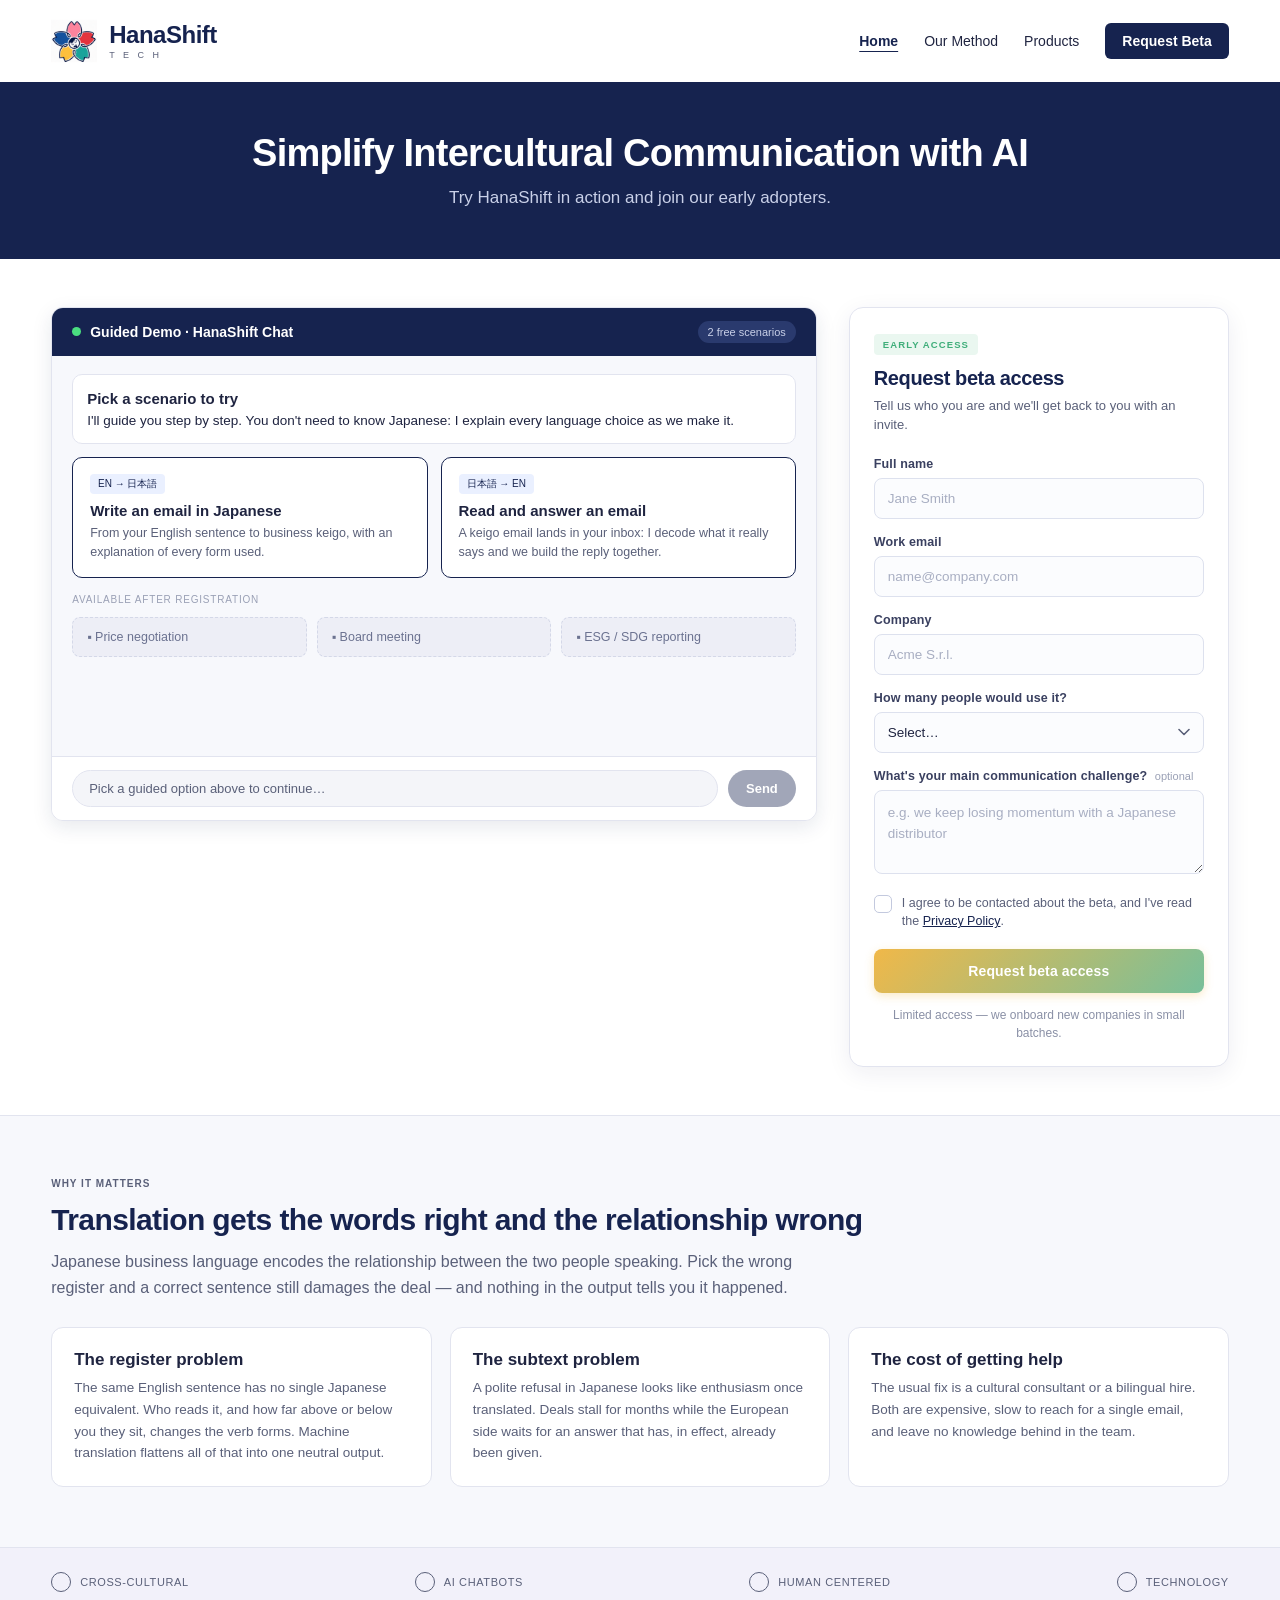
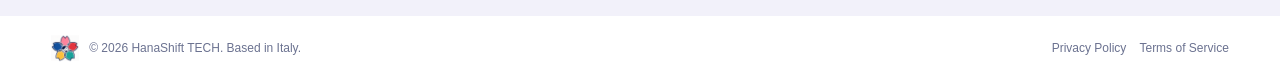
<file: index.html>
<!DOCTYPE html>
<html lang="en">
<head>
<meta charset="utf-8">
<meta name="viewport" content="width=device-width, initial-scale=1">
<title>HanaShift Tech — Cross-cultural communication between Europe and Japan</title>
<meta name="description" content="An AI assistant that writes and reads Japanese business communication in the right register, and explains every choice as it makes it.">
<link rel="icon" href="assets/favicon.ico" sizes="any">
<link rel="icon" href="assets/favicon-32.png" type="image/png" sizes="32x32">
<link rel="icon" href="assets/favicon-16.png" type="image/png" sizes="16x16">
<link rel="apple-touch-icon" href="assets/apple-touch-icon.png">
<link rel="manifest" href="site.webmanifest">
<meta name="theme-color" content="#16234F">
<link rel="stylesheet" href="assets/styles.css">
</head>
<body>

<div class="wrap">
  <nav>
    <a class="brand" href="index.html">
      <img class="mark" src="assets/mark.png" alt="" width="46" height="46">
      <div class="wordmark"><strong>HanaShift</strong><em>T E C H</em></div>
    </a>
    <div class="navlinks">
      <a href="index.html" aria-current="page">Home</a>
      <a href="method.html">Our Method</a>
      <a href="products.html">Products</a>
      <a href="#form" class="navcta">Request Beta</a>
    </div>
  </nav>
</div>

<div class="hero">
  <div class="wrap">
    <h1>Simplify Intercultural Communication with AI</h1>
    <p>Try HanaShift in action and join our early adopters.</p>
  </div>
</div>

<div class="wrap">
  <div class="cols">

    <section class="demo">
      <div class="demohead">
        <div class="t"><span class="live"></span> Guided Demo &middot; HanaShift Chat</div>
        <div class="counter">2 free scenarios</div>
      </div>
      <div class="stage" id="stage" aria-live="polite"></div>
      <div class="bar">
        <input id="fakeinput" disabled value="Pick a guided option above to continue…" aria-label="Message field, disabled during the demo">
        <button disabled>Send</button>
      </div>
    </section>

    <aside class="form" id="form">
      <div class="form-head">
        <span class="badge">EARLY ACCESS</span>
        <h2>Request beta access</h2>
        <p>Tell us who you are and we'll get back to you with an invite.</p>
      </div>

      <div class="field">
        <label for="n">Full name</label>
        <input id="n" placeholder="Jane Smith" autocomplete="name">
      </div>

      <div class="field">
        <label for="e">Work email</label>
        <input id="e" type="email" placeholder="name@company.com" autocomplete="email">
      </div>
      <div class="field">
        <label for="co">Company</label>
        <input id="co" placeholder="Acme S.r.l." autocomplete="organization">
      </div>

      <div class="field">
        <label for="seats">How many people would use it?</label>
        <select id="seats">
          <option value="">Select…</option>
          <option>1–5</option>
          <option>6–20</option>
          <option>21–100</option>
          <option>More than 100</option>
        </select>
      </div>

      <div class="field">
        <label for="c">What's your main communication challenge? <span class="opt-tag">optional</span></label>
        <textarea id="c" placeholder="e.g. we keep losing momentum with a Japanese distributor"></textarea>
      </div>

      <div class="hp" aria-hidden="true">
        <label for="hp_website">Website (leave empty)</label>
        <input id="hp_website" type="text" tabindex="-1" autocomplete="off">
      </div>

      <label class="consent" for="consent">
        <input type="checkbox" id="consent">
        <span class="box" aria-hidden="true"></span>
        <span>I agree to be contacted about the beta, and I've read the
          <a href="privacy.html">Privacy Policy</a>.</span>
      </label>

      <button class="gold" type="button" id="submit">Request beta access</button>
      <p class="fine">Limited access — we onboard new companies in small batches.</p>
    </aside>

  </div>
</div>

<div class="section alt">
  <div class="wrap">
    <p class="eyebrow">WHY IT MATTERS</p>
    <h2>Translation gets the words right and the relationship wrong</h2>
    <p class="lede">Japanese business language encodes the relationship between the two people speaking. Pick the wrong
      register and a correct sentence still damages the deal — and nothing in the output tells you it happened.</p>
    <div class="grid g3">
      <div class="tile">
        <h3>The register problem</h3>
        <p>The same English sentence has no single Japanese equivalent. Who reads it, and how far above or below you they
          sit, changes the verb forms. Machine translation flattens all of that into one neutral output.</p>
      </div>
      <div class="tile">
        <h3>The subtext problem</h3>
        <p>A polite refusal in Japanese looks like enthusiasm once translated. Deals stall for months while the European
          side waits for an answer that has, in effect, already been given.</p>
      </div>
      <div class="tile">
        <h3>The cost of getting help</h3>
        <p>The usual fix is a cultural consultant or a bilingual hire. Both are expensive, slow to reach for a single
          email, and leave no knowledge behind in the team.</p>
      </div>
    </div>
  </div>
</div>

<div class="strip">
  <div class="wrap">
    <div><i></i>CROSS-CULTURAL</div><div><i></i>AI CHATBOTS</div>
    <div><i></i>HUMAN CENTERED</div><div><i></i>TECHNOLOGY</div>
  </div>
</div>

<div class="wrap"><footer>
  <span class="flogo"><img src="assets/mark.png" alt=""> &copy; 2026 HanaShift TECH. Based in Italy.</span>
  <span><a href="privacy.html">Privacy Policy</a> &nbsp;&nbsp; <a href="terms.html">Terms of Service</a></span>
</footer></div>

<script src="assets/demo.js"></script>
<script>

const FORM_ENDPOINT = 'https://script.google.com/macros/s/AKfycbyyRyc6ujHx_OUegokKpyKIpXwE2NkzuU6CmTwWmoHFrar3cj2KbCZhE4tIMyyn8IKR/exec';

const btn = document.getElementById('submit');
const fine = document.querySelector('.fine');
const DEFAULT_FINE = fine.textContent;

function say(msg, kind) {
  fine.textContent = msg;
  fine.className = 'fine' + (kind ? ' ' + kind : '');
}
function reset(msg) { say(msg || DEFAULT_FINE); }
function mark(id, bad) {
  const el = document.getElementById(id);
  if (el) el.classList.toggle('invalid', !!bad);
}
function val(id) { const el = document.getElementById(id); return el ? el.value.trim() : ''; }

['n', 'e', 'c', 'co', 'seats'].forEach(id => {
  const el = document.getElementById(id);
  if (el) el.addEventListener('input', () => { mark(id, false); if (fine.classList.contains('err')) reset(); });
});

btn.addEventListener('click', async function () {
  const name = val('n');
  const email = val('e');
  const message = val('c');
  const company = val('co');      
  const seats = val('seats');     
  const website = val('hp_website');
  const consent = document.getElementById('consent').checked;

  mark('n', false); mark('e', false);

  if (!name) { mark('n', true); document.getElementById('n').focus(); return say('Please tell us your name.', 'err'); }
  if (!email || !/^[^@\s]+@[^@\s]+\.[^@\s]+$/.test(email)) {
    mark('e', true); document.getElementById('e').focus();
    return say('That email address doesn\'t look right.', 'err');
  }
  if (!consent) return say('Please tick the consent box so we can contact you.', 'err');

  if (!FORM_ENDPOINT) return say('Demo mode: no endpoint configured yet (see FORM_ENDPOINT in index.html).', 'err');

  btn.disabled = true;
  btn.textContent = 'Sending…';
  say('Sending your request…');

  try {
    const res = await fetch(FORM_ENDPOINT, {
      method: 'POST',
      headers: { 'Content-Type': 'text/plain;charset=utf-8' },
      body: JSON.stringify({ name, email, company, seats, message, website, page: location.href })
    });
    const out = await res.json();
    if (!out.ok) throw new Error(out.error || 'rejected');

    btn.textContent = 'Request received';
    say('Thanks — we\'ll be in touch shortly.', 'ok');
  } catch (err) {
    btn.disabled = false;
    btn.textContent = 'Request beta access';
    say('Something went wrong. Please email us directly instead.', 'err');
    setTimeout(reset, 6000);
  }
});
</script>
</body>
</html>
</file>
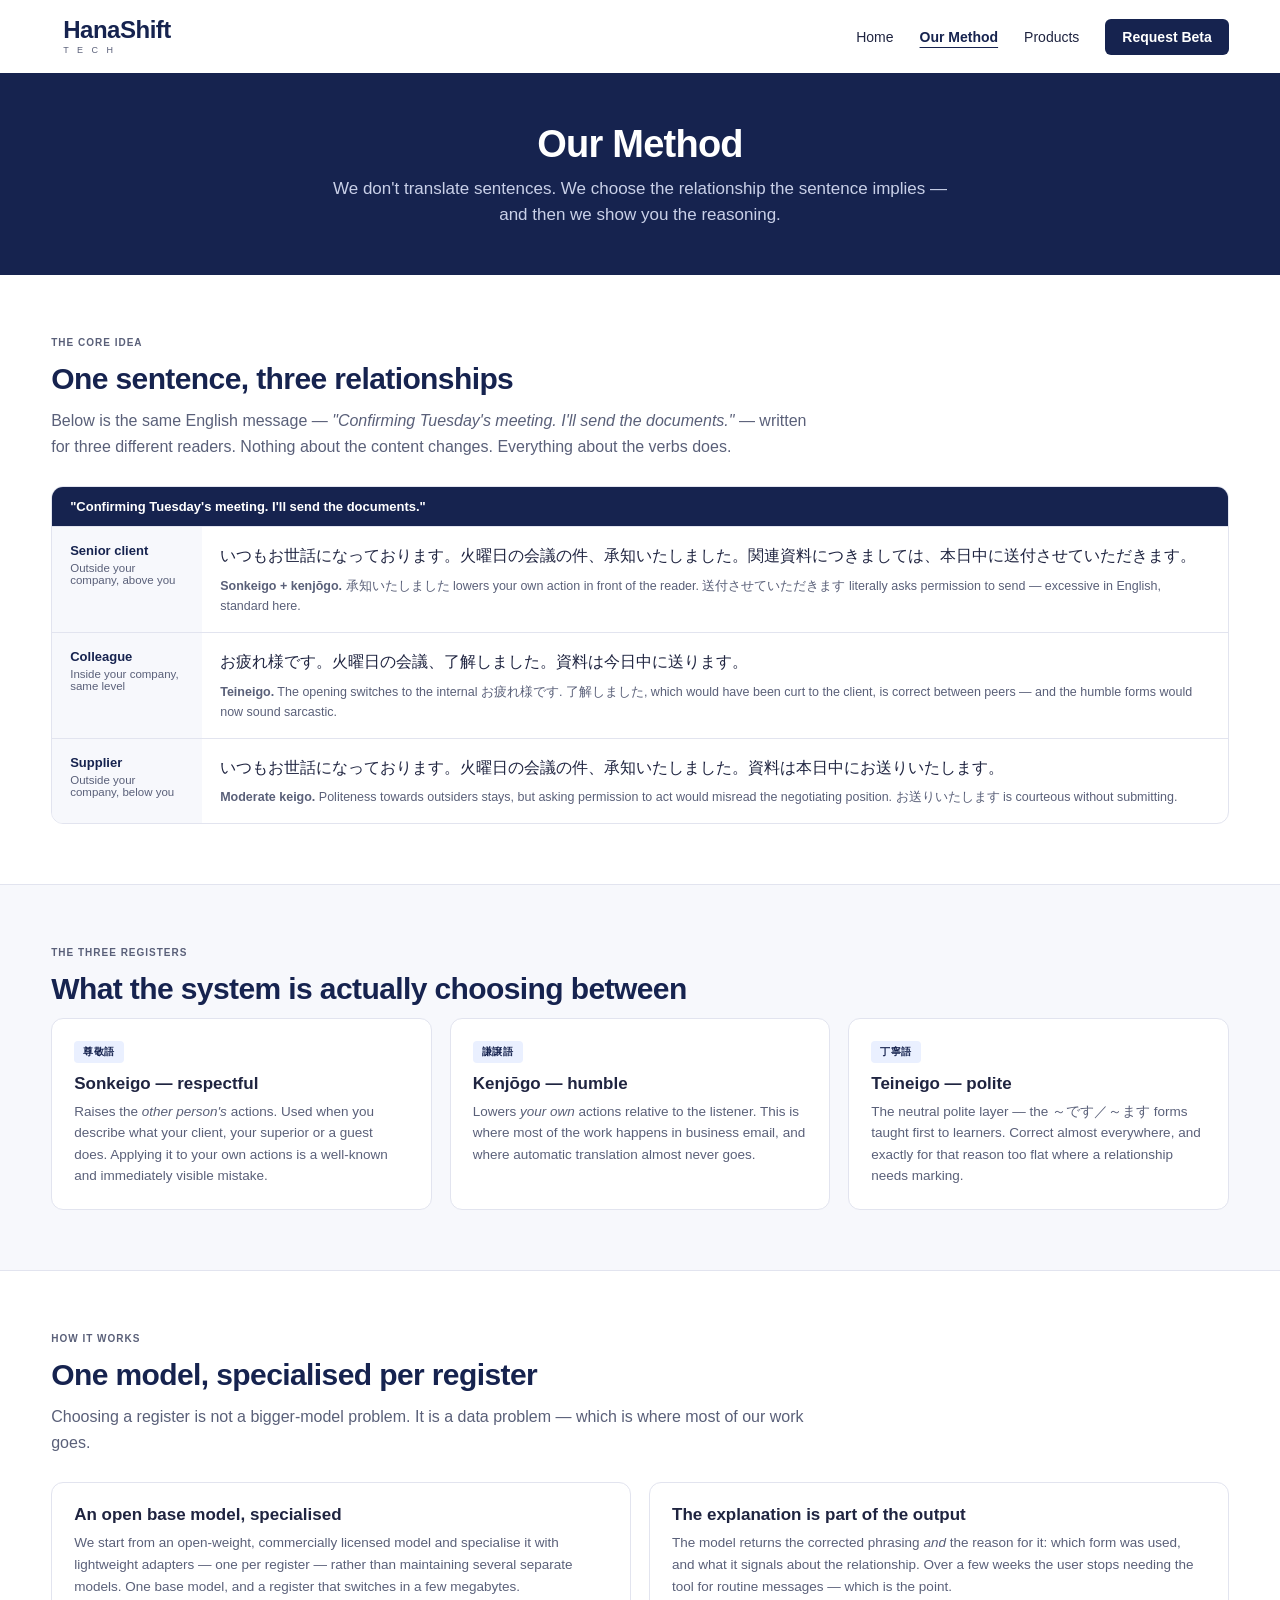
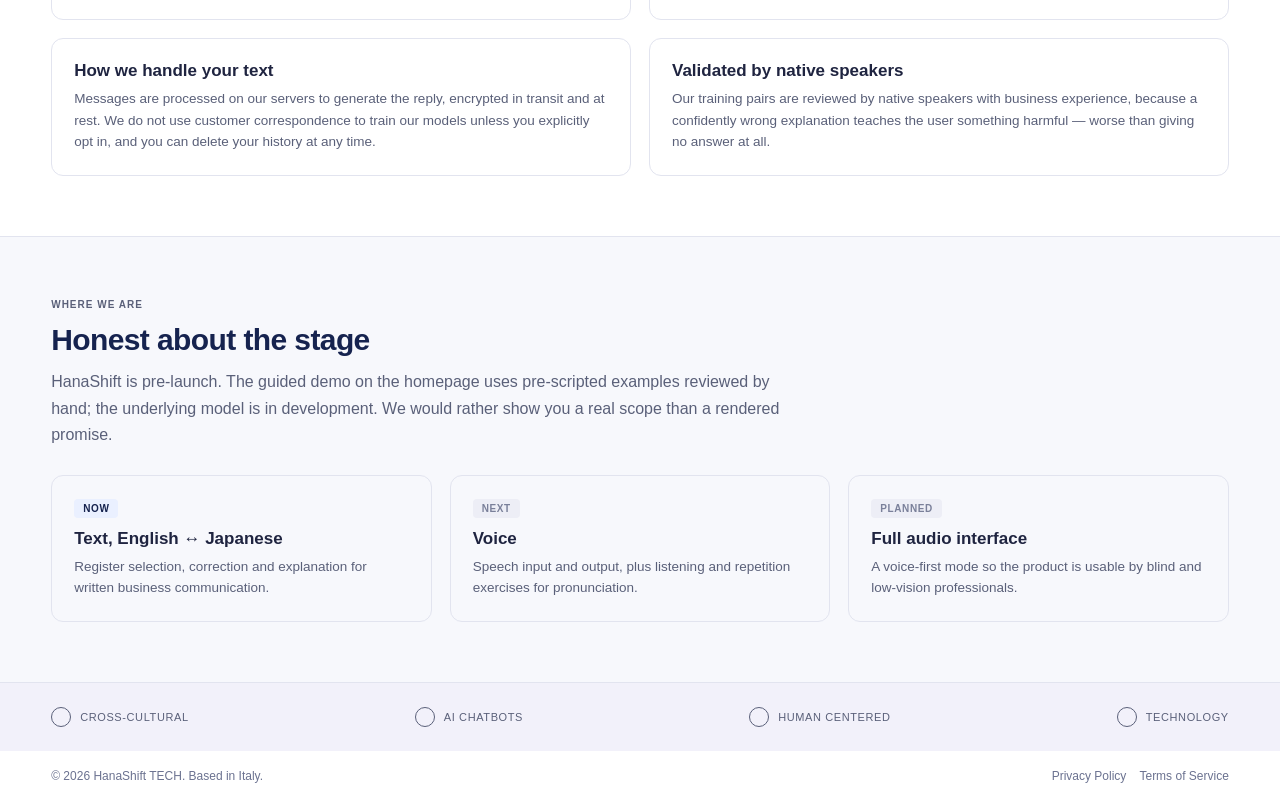
<file: method.html>
<!DOCTYPE html>
<html lang="en">
<head>
<meta charset="utf-8">
<meta name="viewport" content="width=device-width, initial-scale=1">
<title>Our Method — HanaShift Tech</title>
<meta name="description" content="How HanaShift picks a Japanese register and explains every choice it makes.">
<link rel="stylesheet" href="assets/styles.css">
</head>
<body>

<div class="wrap">
  <nav>
    <a class="brand" href="index.html">
      <div class="petals">
        <span style="background:#E8577F"></span><span style="background:#3B6FD4"></span>
        <span style="background:#3FAE7A"></span><span style="background:#F0B849"></span>
        <span style="background:#D94F4F"></span>
      </div>
      <div class="wordmark"><strong>HanaShift</strong><em>T E C H</em></div>
    </a>
    <div class="navlinks">
      <a href="index.html">Home</a>
      <a href="method.html" aria-current="page">Our Method</a>
      <a href="products.html">Products</a>
      <a href="index.html#form" class="navcta">Request Beta</a>
    </div>
  </nav>
</div>

<div class="hero">
  <div class="wrap">
    <h1>Our Method</h1>
    <p>We don't translate sentences. We choose the relationship the sentence implies — and then we show you the reasoning.</p>
  </div>
</div>

<div class="section">
  <div class="wrap">
    <p class="eyebrow">THE CORE IDEA</p>
    <h2>One sentence, three relationships</h2>
    <p class="lede">Below is the same English message — <em>"Confirming Tuesday's meeting. I'll send the documents."</em> —
      written for three different readers. Nothing about the content changes. Everything about the verbs does.</p>

    <div class="reg">
      <div class="head">"Confirming Tuesday's meeting. I'll send the documents."</div>

      <div class="rowx">
        <div class="who">Senior client<small>Outside your company, above you</small></div>
        <div class="say">
          <div class="jp">いつもお世話になっております。火曜日の会議の件、承知いたしました。関連資料につきましては、本日中に送付させていただきます。</div>
          <p><strong>Sonkeigo + kenjōgo.</strong> 承知いたしました lowers your own action in front of the reader.
            送付させていただきます literally asks permission to send — excessive in English, standard here.</p>
        </div>
      </div>

      <div class="rowx">
        <div class="who">Colleague<small>Inside your company, same level</small></div>
        <div class="say">
          <div class="jp">お疲れ様です。火曜日の会議、了解しました。資料は今日中に送ります。</div>
          <p><strong>Teineigo.</strong> The opening switches to the internal お疲れ様です. 了解しました, which would have
            been curt to the client, is correct between peers — and the humble forms would now sound sarcastic.</p>
        </div>
      </div>

      <div class="rowx">
        <div class="who">Supplier<small>Outside your company, below you</small></div>
        <div class="say">
          <div class="jp">いつもお世話になっております。火曜日の会議の件、承知いたしました。資料は本日中にお送りいたします。</div>
          <p><strong>Moderate keigo.</strong> Politeness towards outsiders stays, but asking permission to act would
            misread the negotiating position. お送りいたします is courteous without submitting.</p>
        </div>
      </div>
    </div>
  </div>
</div>

<div class="section alt">
  <div class="wrap">
    <p class="eyebrow">THE THREE REGISTERS</p>
    <h2>What the system is actually choosing between</h2>
    <div class="grid g3">
      <div class="tile">
        <span class="tag">尊敬語</span>
        <h3>Sonkeigo — respectful</h3>
        <p>Raises the <em>other person's</em> actions. Used when you describe what your client, your superior or a guest
          does. Applying it to your own actions is a well-known and immediately visible mistake.</p>
      </div>
      <div class="tile">
        <span class="tag">謙譲語</span>
        <h3>Kenjōgo — humble</h3>
        <p>Lowers <em>your own</em> actions relative to the listener. This is where most of the work happens in business
          email, and where automatic translation almost never goes.</p>
      </div>
      <div class="tile">
        <span class="tag">丁寧語</span>
        <h3>Teineigo — polite</h3>
        <p>The neutral polite layer — the ～です／～ます forms taught first to learners. Correct almost everywhere, and
          exactly for that reason too flat where a relationship needs marking.</p>
      </div>
    </div>
  </div>
</div>

<div class="section">
  <div class="wrap">
    <p class="eyebrow">HOW IT WORKS</p>
    <h2>One model, specialised per register</h2>
    <p class="lede">Choosing a register is not a bigger-model problem. It is a data problem — which is where most of our
      work goes.</p>
    <div class="grid g2">
      <div class="tile">
        <h3>An open base model, specialised</h3>
        <p>We start from an open-weight, commercially licensed model and specialise it with lightweight adapters — one
          per register — rather than maintaining several separate models. One base model, and a register that switches
          in a few megabytes.</p>
      </div>
      <div class="tile">
        <h3>The explanation is part of the output</h3>
        <p>The model returns the corrected phrasing <em>and</em> the reason for it: which form was used, and what it
          signals about the relationship. Over a few weeks the user stops needing the tool for routine messages — which
          is the point.</p>
      </div>
      <div class="tile">
        <h3>How we handle your text</h3>
        <p>Messages are processed on our servers to generate the reply, encrypted in transit and at rest. We do not use
          customer correspondence to train our models unless you explicitly opt in, and you can delete your history at
          any time.</p>
      </div>
      <div class="tile">
        <h3>Validated by native speakers</h3>
        <p>Our training pairs are reviewed by native speakers with business experience, because a confidently wrong
          explanation teaches the user something harmful — worse than giving no answer at all.</p>
      </div>
    </div>
  </div>
</div>

<div class="section alt">
  <div class="wrap">
    <p class="eyebrow">WHERE WE ARE</p>
    <h2>Honest about the stage</h2>
    <p class="lede">HanaShift is pre-launch. The guided demo on the homepage uses pre-scripted examples reviewed by hand;
      the underlying model is in development. We would rather show you a real scope than a rendered promise.</p>
    <div class="grid g3">
      <div class="tile alt"><span class="tag">NOW</span><h3>Text, English &harr; Japanese</h3>
        <p>Register selection, correction and explanation for written business communication.</p></div>
      <div class="tile alt"><span class="tag soon">NEXT</span><h3>Voice</h3>
        <p>Speech input and output, plus listening and repetition exercises for pronunciation.</p></div>
      <div class="tile alt"><span class="tag soon">PLANNED</span><h3>Full audio interface</h3>
        <p>A voice-first mode so the product is usable by blind and low-vision professionals.</p></div>
    </div>
  </div>
</div>

<div class="strip">
  <div class="wrap">
    <div><i></i>CROSS-CULTURAL</div><div><i></i>AI CHATBOTS</div>
    <div><i></i>HUMAN CENTERED</div><div><i></i>TECHNOLOGY</div>
  </div>
</div>

<div class="wrap"><footer>
  <span>&copy; 2026 HanaShift TECH. Based in Italy.</span>
  <span><a href="privacy.html">Privacy Policy</a> &nbsp;&nbsp; <a href="terms.html">Terms of Service</a></span>
</footer></div>

</body>
</html>
</file>
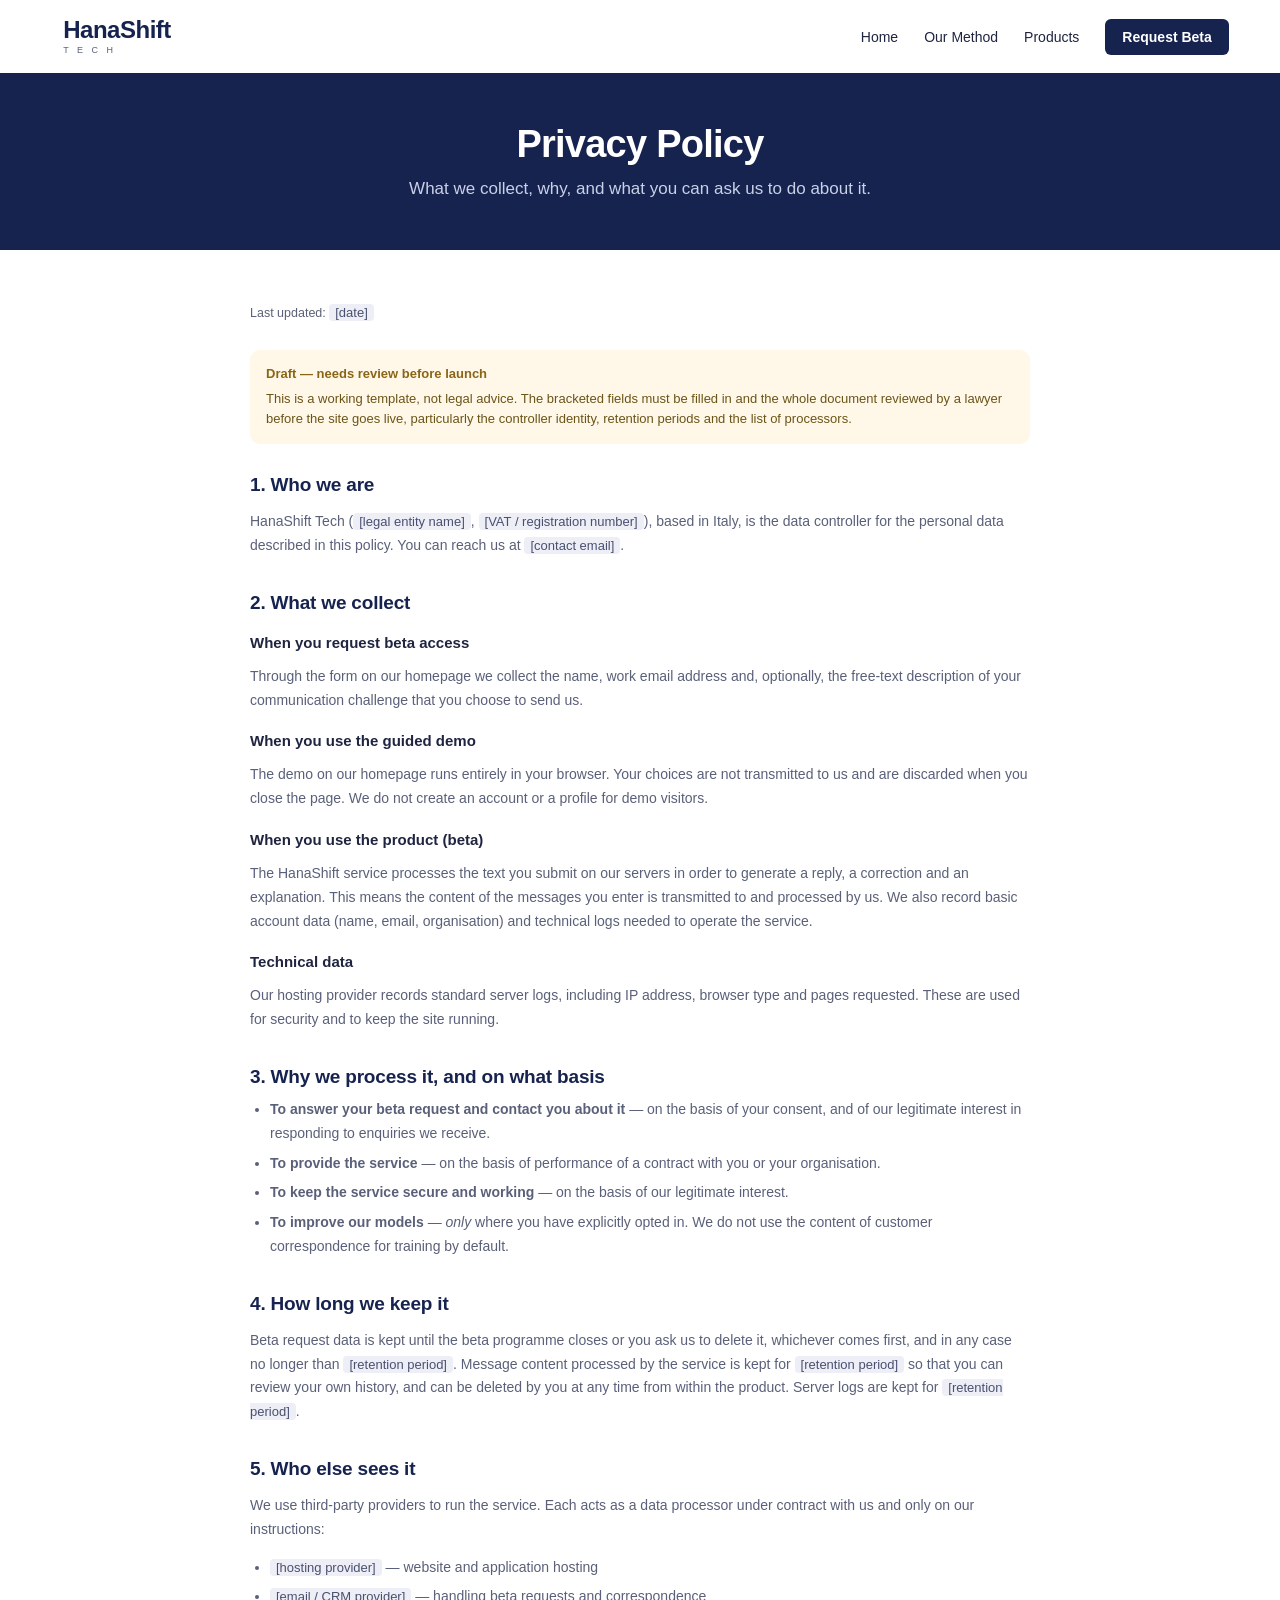
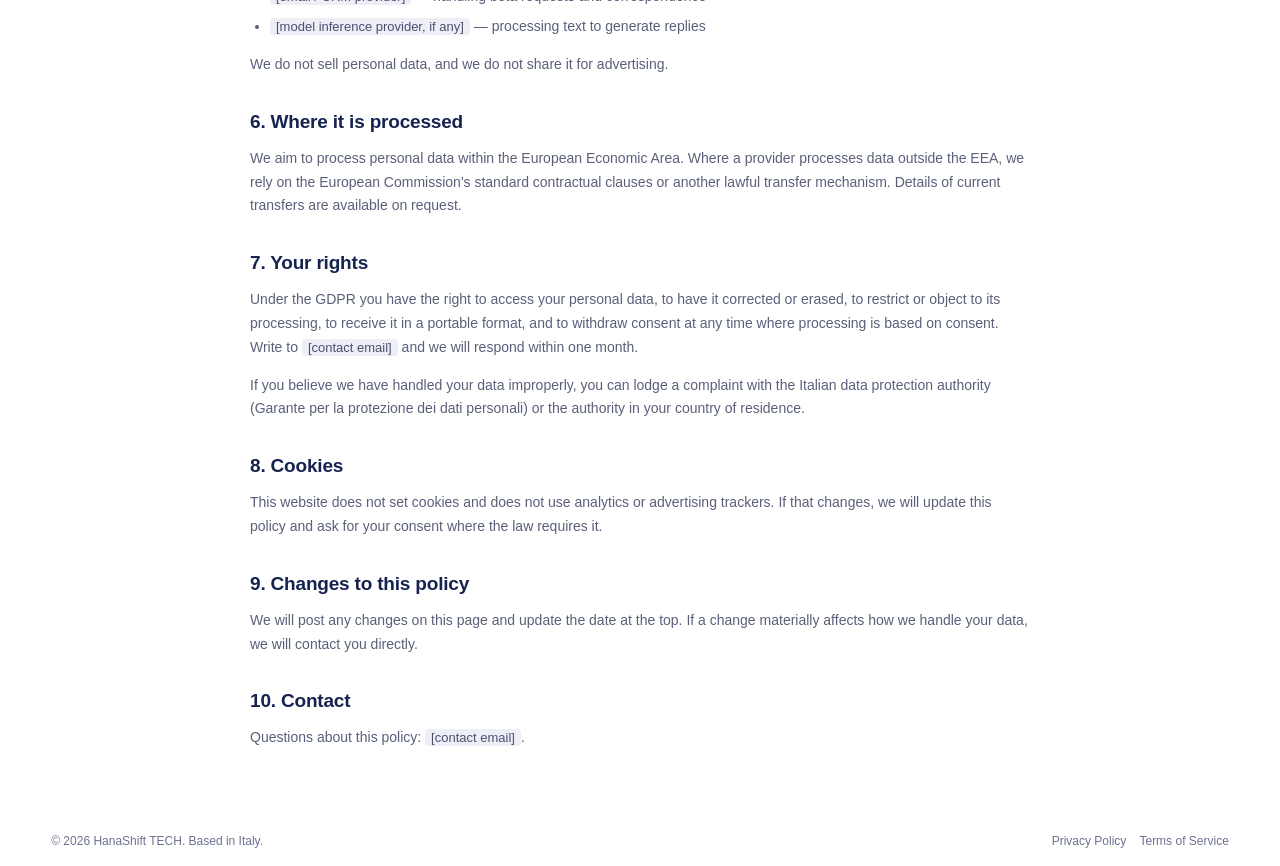
<file: privacy.html>
<!DOCTYPE html>
<html lang="en">
<head>
<meta charset="utf-8">
<meta name="viewport" content="width=device-width, initial-scale=1">
<title>Privacy Policy — HanaShift Tech</title>
<meta name="robots" content="noindex">
<link rel="stylesheet" href="assets/styles.css">
</head>
<body>

<div class="wrap">
  <nav>
    <a class="brand" href="index.html">
      <div class="petals">
        <span style="background:#E8577F"></span><span style="background:#3B6FD4"></span>
        <span style="background:#3FAE7A"></span><span style="background:#F0B849"></span>
        <span style="background:#D94F4F"></span>
      </div>
      <div class="wordmark"><strong>HanaShift</strong><em>T E C H</em></div>
    </a>
    <div class="navlinks">
      <a href="index.html">Home</a>
      <a href="method.html">Our Method</a>
      <a href="products.html">Products</a>
      <a href="index.html#form" class="navcta">Request Beta</a>
    </div>
  </nav>
</div>

<div class="hero">
  <div class="wrap">
    <h1>Privacy Policy</h1>
    <p>What we collect, why, and what you can ask us to do about it.</p>
  </div>
</div>

<div class="wrap">
<div class="legal">

  <p class="meta">Last updated: <span class="ph">[date]</span></p>

  <div class="draft">
    <b>Draft — needs review before launch</b>
    This is a working template, not legal advice. The bracketed fields must be filled in and the whole document
    reviewed by a lawyer before the site goes live, particularly the controller identity, retention periods and the
    list of processors.
  </div>

  <h2>1. Who we are</h2>
  <p>HanaShift Tech (<span class="ph">[legal entity name]</span>, <span class="ph">[VAT / registration number]</span>),
    based in Italy, is the data controller for the personal data described in this policy. You can reach us at
    <span class="ph">[contact email]</span>.</p>

  <h2>2. What we collect</h2>

  <h3>When you request beta access</h3>
  <p>Through the form on our homepage we collect the name, work email address and, optionally, the free-text description
    of your communication challenge that you choose to send us.</p>

  <h3>When you use the guided demo</h3>
  <p>The demo on our homepage runs entirely in your browser. Your choices are not transmitted to us and are discarded
    when you close the page. We do not create an account or a profile for demo visitors.</p>

  <h3>When you use the product (beta)</h3>
  <p>The HanaShift service processes the text you submit on our servers in order to generate a reply, a correction and
    an explanation. This means the content of the messages you enter is transmitted to and processed by us. We also
    record basic account data (name, email, organisation) and technical logs needed to operate the service.</p>

  <h3>Technical data</h3>
  <p>Our hosting provider records standard server logs, including IP address, browser type and pages requested. These
    are used for security and to keep the site running.</p>

  <h2>3. Why we process it, and on what basis</h2>
  <ul>
    <li><strong>To answer your beta request and contact you about it</strong> — on the basis of your consent, and of our
      legitimate interest in responding to enquiries we receive.</li>
    <li><strong>To provide the service</strong> — on the basis of performance of a contract with you or your
      organisation.</li>
    <li><strong>To keep the service secure and working</strong> — on the basis of our legitimate interest.</li>
    <li><strong>To improve our models</strong> — <em>only</em> where you have explicitly opted in. We do not use the
      content of customer correspondence for training by default.</li>
  </ul>

  <h2>4. How long we keep it</h2>
  <p>Beta request data is kept until the beta programme closes or you ask us to delete it, whichever comes first, and in
    any case no longer than <span class="ph">[retention period]</span>. Message content processed by the service is kept
    for <span class="ph">[retention period]</span> so that you can review your own history, and can be deleted by you at
    any time from within the product. Server logs are kept for <span class="ph">[retention period]</span>.</p>

  <h2>5. Who else sees it</h2>
  <p>We use third-party providers to run the service. Each acts as a data processor under contract with us and only on
    our instructions:</p>
  <ul>
    <li><span class="ph">[hosting provider]</span> — website and application hosting</li>
    <li><span class="ph">[email / CRM provider]</span> — handling beta requests and correspondence</li>
    <li><span class="ph">[model inference provider, if any]</span> — processing text to generate replies</li>
  </ul>
  <p>We do not sell personal data, and we do not share it for advertising.</p>

  <h2>6. Where it is processed</h2>
  <p>We aim to process personal data within the European Economic Area. Where a provider processes data outside the EEA,
    we rely on the European Commission's standard contractual clauses or another lawful transfer mechanism. Details of
    current transfers are available on request.</p>

  <h2>7. Your rights</h2>
  <p>Under the GDPR you have the right to access your personal data, to have it corrected or erased, to restrict or
    object to its processing, to receive it in a portable format, and to withdraw consent at any time where processing is
    based on consent. Write to <span class="ph">[contact email]</span> and we will respond within one month.</p>
  <p>If you believe we have handled your data improperly, you can lodge a complaint with the Italian data protection
    authority (Garante per la protezione dei dati personali) or the authority in your country of residence.</p>

  <h2>8. Cookies</h2>
  <p>This website does not set cookies and does not use analytics or advertising trackers. If that changes, we will
    update this policy and ask for your consent where the law requires it.</p>

  <h2>9. Changes to this policy</h2>
  <p>We will post any changes on this page and update the date at the top. If a change materially affects how we handle
    your data, we will contact you directly.</p>

  <h2>10. Contact</h2>
  <p>Questions about this policy: <span class="ph">[contact email]</span>.</p>

</div>
</div>

<div class="wrap"><footer>
  <span>&copy; 2026 HanaShift TECH. Based in Italy.</span>
  <span><a href="privacy.html">Privacy Policy</a> &nbsp;&nbsp; <a href="terms.html">Terms of Service</a></span>
</footer></div>

</body>
</html>
</file>
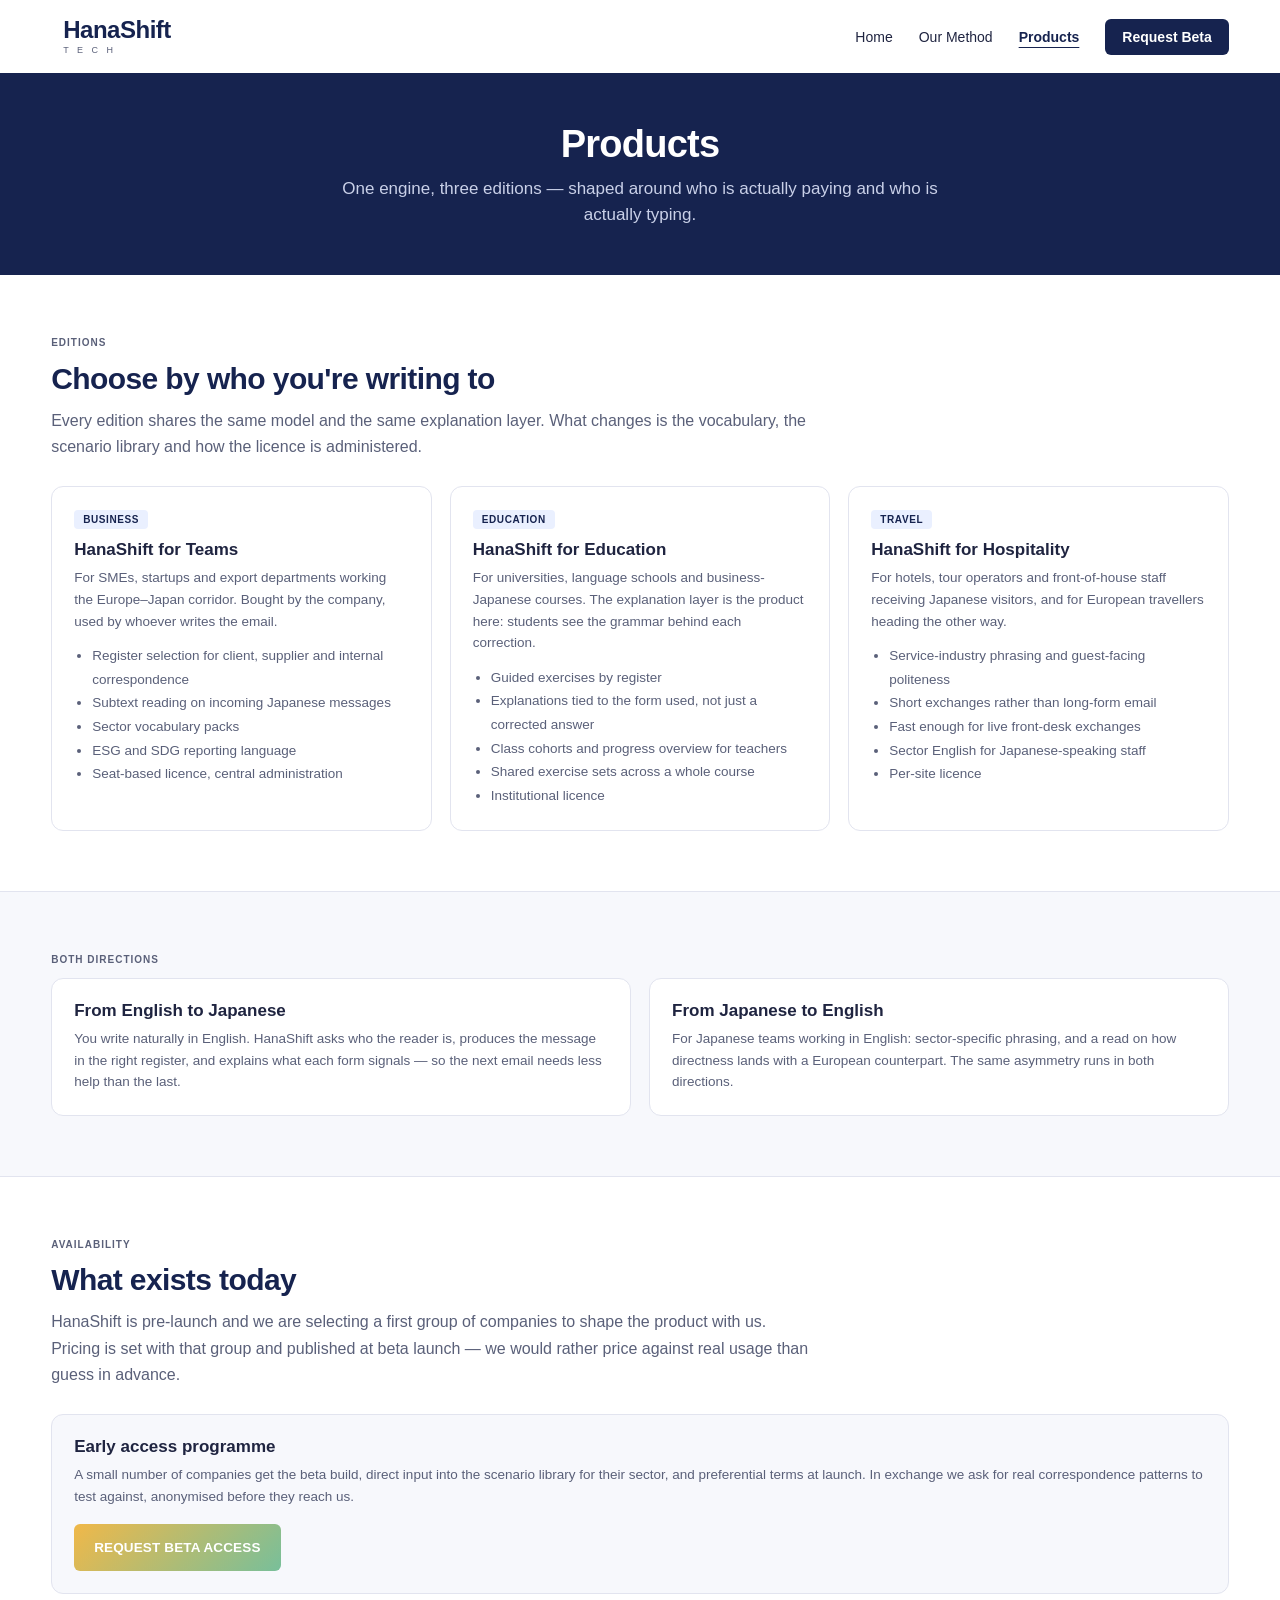
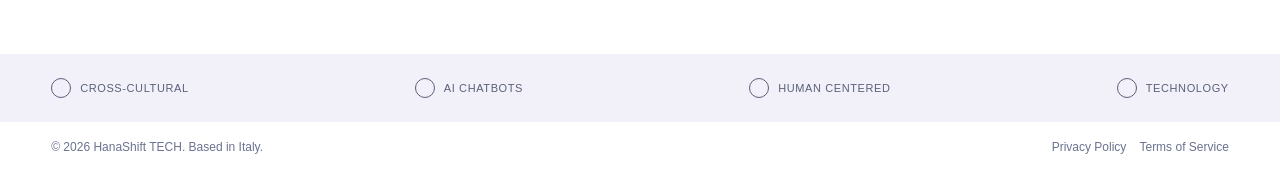
<file: products.html>
<!DOCTYPE html>
<html lang="en">
<head>
<meta charset="utf-8">
<meta name="viewport" content="width=device-width, initial-scale=1">
<title>Products — HanaShift Tech</title>
<meta name="description" content="HanaShift editions for business teams, education and the travel sector.">
<link rel="stylesheet" href="assets/styles.css">
</head>
<body>

<div class="wrap">
  <nav>
    <a class="brand" href="index.html">
      <div class="petals">
        <span style="background:#E8577F"></span><span style="background:#3B6FD4"></span>
        <span style="background:#3FAE7A"></span><span style="background:#F0B849"></span>
        <span style="background:#D94F4F"></span>
      </div>
      <div class="wordmark"><strong>HanaShift</strong><em>T E C H</em></div>
    </a>
    <div class="navlinks">
      <a href="index.html">Home</a>
      <a href="method.html">Our Method</a>
      <a href="products.html" aria-current="page">Products</a>
      <a href="index.html#form" class="navcta">Request Beta</a>
    </div>
  </nav>
</div>

<div class="hero">
  <div class="wrap">
    <h1>Products</h1>
    <p>One engine, three editions — shaped around who is actually paying and who is actually typing.</p>
  </div>
</div>

<div class="section">
  <div class="wrap">
    <p class="eyebrow">EDITIONS</p>
    <h2>Choose by who you're writing to</h2>
    <p class="lede">Every edition shares the same model and the same explanation layer. What changes is the
      vocabulary, the scenario library and how the licence is administered.</p>

    <div class="grid g3">
      <div class="tile">
        <span class="tag">BUSINESS</span>
        <h3>HanaShift for Teams</h3>
        <p>For SMEs, startups and export departments working the Europe&ndash;Japan corridor. Bought by the company,
          used by whoever writes the email.</p>
        <ul>
          <li>Register selection for client, supplier and internal correspondence</li>
          <li>Subtext reading on incoming Japanese messages</li>
          <li>Sector vocabulary packs</li>
          <li>ESG and SDG reporting language</li>
          <li>Seat-based licence, central administration</li>
        </ul>
      </div>

      <div class="tile">
        <span class="tag">EDUCATION</span>
        <h3>HanaShift for Education</h3>
        <p>For universities, language schools and business-Japanese courses. The explanation layer is the product here:
          students see the grammar behind each correction.</p>
        <ul>
          <li>Guided exercises by register</li>
          <li>Explanations tied to the form used, not just a corrected answer</li>
          <li>Class cohorts and progress overview for teachers</li>
          <li>Shared exercise sets across a whole course</li>
          <li>Institutional licence</li>
        </ul>
      </div>

      <div class="tile">
        <span class="tag">TRAVEL</span>
        <h3>HanaShift for Hospitality</h3>
        <p>For hotels, tour operators and front-of-house staff receiving Japanese visitors, and for European travellers
          heading the other way.</p>
        <ul>
          <li>Service-industry phrasing and guest-facing politeness</li>
          <li>Short exchanges rather than long-form email</li>
          <li>Fast enough for live front-desk exchanges</li>
          <li>Sector English for Japanese-speaking staff</li>
          <li>Per-site licence</li>
        </ul>
      </div>
    </div>
  </div>
</div>

<div class="section alt">
  <div class="wrap">
    <p class="eyebrow">BOTH DIRECTIONS</p>
    <div class="grid g2">
      <div class="tile">
        <h3>From English to Japanese</h3>
        <p>You write naturally in English. HanaShift asks who the reader is, produces the message in the right register,
          and explains what each form signals — so the next email needs less help than the last.</p>
      </div>
      <div class="tile">
        <h3>From Japanese to English</h3>
        <p>For Japanese teams working in English: sector-specific phrasing, and a read on how directness lands with a
          European counterpart. The same asymmetry runs in both directions.</p>
      </div>
    </div>
  </div>
</div>

<div class="section">
  <div class="wrap">
    <p class="eyebrow">AVAILABILITY</p>
    <h2>What exists today</h2>
    <p class="lede">HanaShift is pre-launch and we are selecting a first group of companies to shape the product with us.
      Pricing is set with that group and published at beta launch — we would rather price against real usage than guess
      in advance.</p>
    <div class="tile alt">
      <h3>Early access programme</h3>
      <p>A small number of companies get the beta build, direct input into the scenario library for their sector, and
        preferential terms at launch. In exchange we ask for real correspondence patterns to test against, anonymised
        before they reach us.</p>
      <p style="margin-top:16px"><a class="gold" href="index.html#form">REQUEST BETA ACCESS</a></p>
    </div>
  </div>
</div>

<div class="strip">
  <div class="wrap">
    <div><i></i>CROSS-CULTURAL</div><div><i></i>AI CHATBOTS</div>
    <div><i></i>HUMAN CENTERED</div><div><i></i>TECHNOLOGY</div>
  </div>
</div>

<div class="wrap"><footer>
  <span>&copy; 2026 HanaShift TECH. Based in Italy.</span>
  <span><a href="privacy.html">Privacy Policy</a> &nbsp;&nbsp; <a href="terms.html">Terms of Service</a></span>
</footer></div>

</body>
</html>
</file>
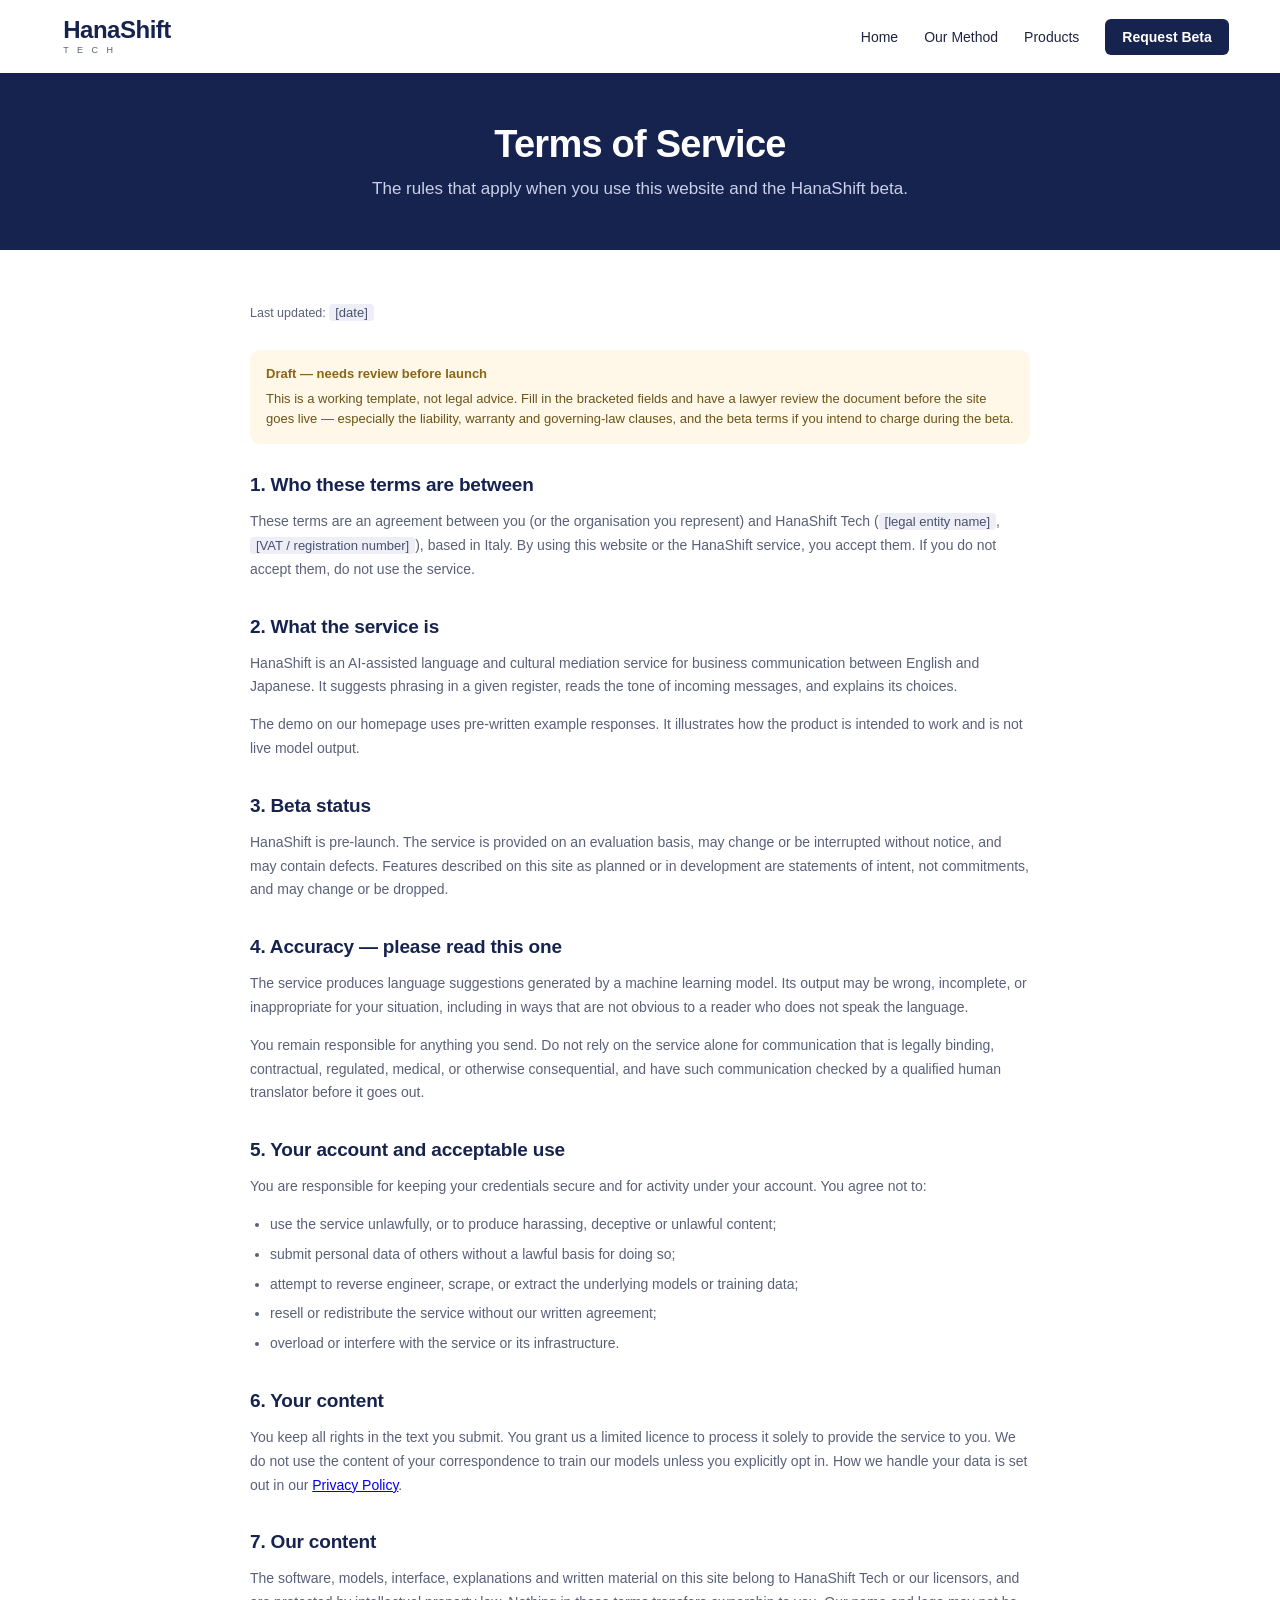
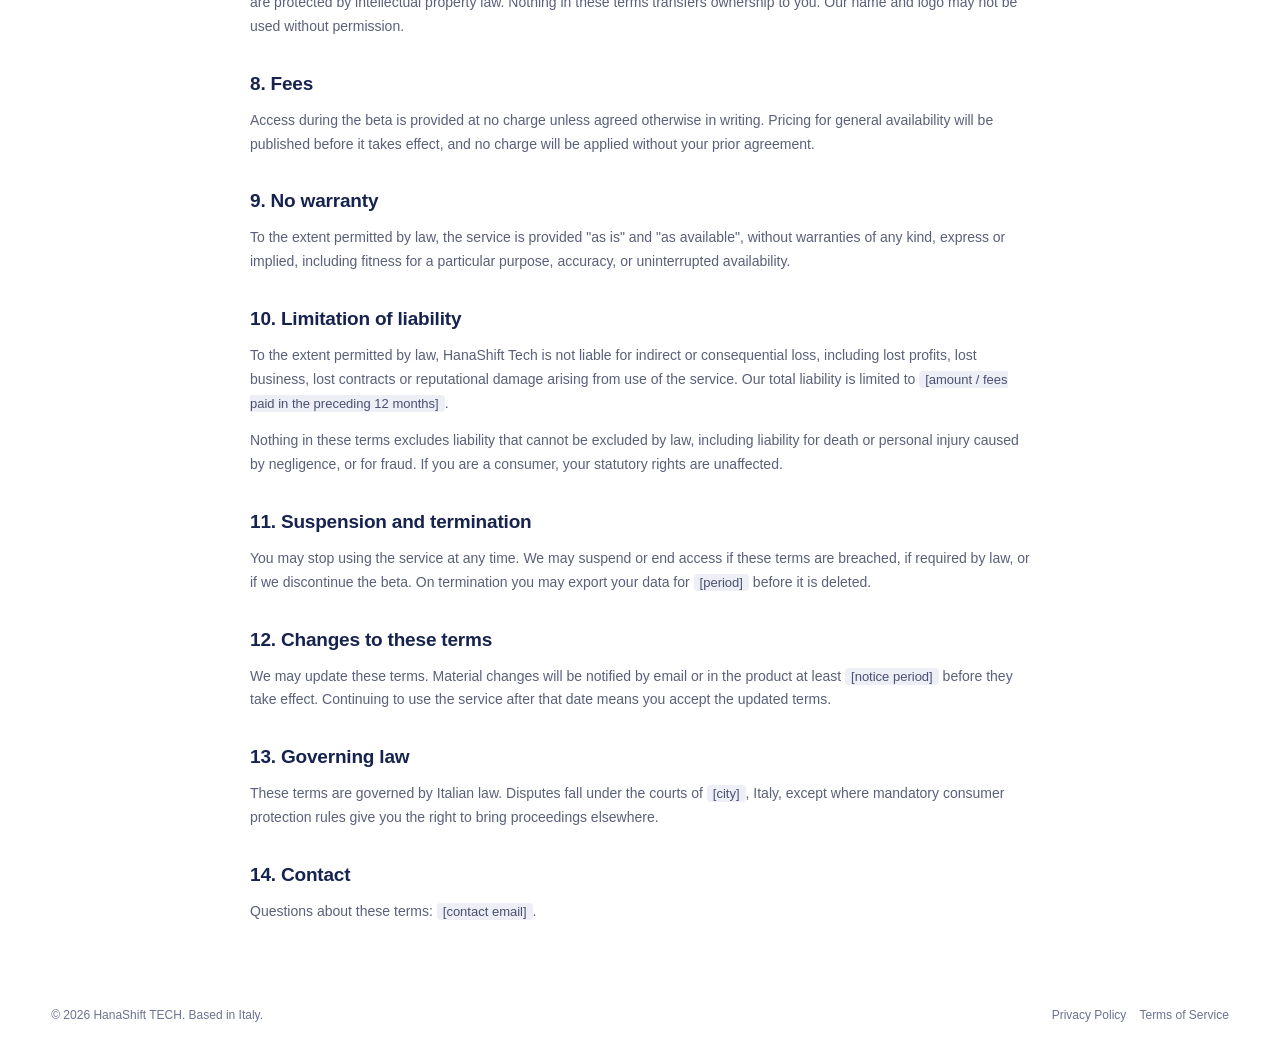
<file: terms.html>
<!DOCTYPE html>
<html lang="en">
<head>
<meta charset="utf-8">
<meta name="viewport" content="width=device-width, initial-scale=1">
<title>Terms of Service — HanaShift Tech</title>
<meta name="robots" content="noindex">
<link rel="stylesheet" href="assets/styles.css">
</head>
<body>

<div class="wrap">
  <nav>
    <a class="brand" href="index.html">
      <div class="petals">
        <span style="background:#E8577F"></span><span style="background:#3B6FD4"></span>
        <span style="background:#3FAE7A"></span><span style="background:#F0B849"></span>
        <span style="background:#D94F4F"></span>
      </div>
      <div class="wordmark"><strong>HanaShift</strong><em>T E C H</em></div>
    </a>
    <div class="navlinks">
      <a href="index.html">Home</a>
      <a href="method.html">Our Method</a>
      <a href="products.html">Products</a>
      <a href="index.html#form" class="navcta">Request Beta</a>
    </div>
  </nav>
</div>

<div class="hero">
  <div class="wrap">
    <h1>Terms of Service</h1>
    <p>The rules that apply when you use this website and the HanaShift beta.</p>
  </div>
</div>

<div class="wrap">
<div class="legal">

  <p class="meta">Last updated: <span class="ph">[date]</span></p>

  <div class="draft">
    <b>Draft — needs review before launch</b>
    This is a working template, not legal advice. Fill in the bracketed fields and have a lawyer review the document
    before the site goes live — especially the liability, warranty and governing-law clauses, and the beta terms if you
    intend to charge during the beta.
  </div>

  <h2>1. Who these terms are between</h2>
  <p>These terms are an agreement between you (or the organisation you represent) and HanaShift Tech
    (<span class="ph">[legal entity name]</span>, <span class="ph">[VAT / registration number]</span>), based in Italy.
    By using this website or the HanaShift service, you accept them. If you do not accept them, do not use the service.</p>

  <h2>2. What the service is</h2>
  <p>HanaShift is an AI-assisted language and cultural mediation service for business communication between English and
    Japanese. It suggests phrasing in a given register, reads the tone of incoming messages, and explains its choices.</p>
  <p>The demo on our homepage uses pre-written example responses. It illustrates how the product is intended to work and
    is not live model output.</p>

  <h2>3. Beta status</h2>
  <p>HanaShift is pre-launch. The service is provided on an evaluation basis, may change or be interrupted without
    notice, and may contain defects. Features described on this site as planned or in development are statements of
    intent, not commitments, and may change or be dropped.</p>

  <h2>4. Accuracy — please read this one</h2>
  <p>The service produces language suggestions generated by a machine learning model. Its output may be wrong,
    incomplete, or inappropriate for your situation, including in ways that are not obvious to a reader who does not
    speak the language.</p>
  <p>You remain responsible for anything you send. Do not rely on the service alone for communication that is legally
    binding, contractual, regulated, medical, or otherwise consequential, and have such communication checked by a
    qualified human translator before it goes out.</p>

  <h2>5. Your account and acceptable use</h2>
  <p>You are responsible for keeping your credentials secure and for activity under your account. You agree not to:</p>
  <ul>
    <li>use the service unlawfully, or to produce harassing, deceptive or unlawful content;</li>
    <li>submit personal data of others without a lawful basis for doing so;</li>
    <li>attempt to reverse engineer, scrape, or extract the underlying models or training data;</li>
    <li>resell or redistribute the service without our written agreement;</li>
    <li>overload or interfere with the service or its infrastructure.</li>
  </ul>

  <h2>6. Your content</h2>
  <p>You keep all rights in the text you submit. You grant us a limited licence to process it solely to provide the
    service to you. We do not use the content of your correspondence to train our models unless you explicitly opt in.
    How we handle your data is set out in our <a href="privacy.html">Privacy Policy</a>.</p>

  <h2>7. Our content</h2>
  <p>The software, models, interface, explanations and written material on this site belong to HanaShift Tech or our
    licensors, and are protected by intellectual property law. Nothing in these terms transfers ownership to you. Our
    name and logo may not be used without permission.</p>

  <h2>8. Fees</h2>
  <p>Access during the beta is provided at no charge unless agreed otherwise in writing. Pricing for general
    availability will be published before it takes effect, and no charge will be applied without your prior agreement.</p>

  <h2>9. No warranty</h2>
  <p>To the extent permitted by law, the service is provided "as is" and "as available", without warranties of any kind,
    express or implied, including fitness for a particular purpose, accuracy, or uninterrupted availability.</p>

  <h2>10. Limitation of liability</h2>
  <p>To the extent permitted by law, HanaShift Tech is not liable for indirect or consequential loss, including lost
    profits, lost business, lost contracts or reputational damage arising from use of the service. Our total liability
    is limited to <span class="ph">[amount / fees paid in the preceding 12 months]</span>.</p>
  <p>Nothing in these terms excludes liability that cannot be excluded by law, including liability for death or personal
    injury caused by negligence, or for fraud. If you are a consumer, your statutory rights are unaffected.</p>

  <h2>11. Suspension and termination</h2>
  <p>You may stop using the service at any time. We may suspend or end access if these terms are breached, if required
    by law, or if we discontinue the beta. On termination you may export your data for
    <span class="ph">[period]</span> before it is deleted.</p>

  <h2>12. Changes to these terms</h2>
  <p>We may update these terms. Material changes will be notified by email or in the product at least
    <span class="ph">[notice period]</span> before they take effect. Continuing to use the service after that date means
    you accept the updated terms.</p>

  <h2>13. Governing law</h2>
  <p>These terms are governed by Italian law. Disputes fall under the courts of <span class="ph">[city]</span>, Italy,
    except where mandatory consumer protection rules give you the right to bring proceedings elsewhere.</p>

  <h2>14. Contact</h2>
  <p>Questions about these terms: <span class="ph">[contact email]</span>.</p>

</div>
</div>

<div class="wrap"><footer>
  <span>&copy; 2026 HanaShift TECH. Based in Italy.</span>
  <span><a href="privacy.html">Privacy Policy</a> &nbsp;&nbsp; <a href="terms.html">Terms of Service</a></span>
</footer></div>

</body>
</html>
</file>
<file: assets/styles.css>
:root{
  --navy:#16234F; --navy2:#2A3A6E; --ink:#1F2440; --muted:#5A6079;
  --line:#E2E4EF; --bg:#F7F8FC; --paper:#FFFFFF; --lav:#F2F1FA;
  --gold:#F0B849; --green:#3FAE7A;
  --amberBg:#FFF8E8; --amberInk:#6B5418; --amberHead:#8A6516;
  --redBg:#FDEEEE; --redInk:#8A4444; --redHead:#B03A3A;
  --sans:-apple-system,BlinkMacSystemFont,"Segoe UI",Roboto,"Helvetica Neue",Arial,sans-serif;
  --jp:"Hiragino Sans","Yu Gothic","Noto Sans JP",Meiryo,var(--sans);
}
*{box-sizing:border-box}
html{scroll-behavior:smooth}
body{margin:0;font-family:var(--sans);color:var(--ink);background:var(--paper);-webkit-font-smoothing:antialiased}
:focus-visible{outline:2px solid var(--gold);outline-offset:2px;border-radius:4px}
.wrap{max-width:1280px;margin:0 auto;padding:0 clamp(16px,4vw,64px)}

/* ---------- nav ---------- */
nav{display:flex;align-items:center;justify-content:space-between;padding:18px 0;gap:16px;flex-wrap:wrap}
.brand{display:flex;align-items:center;gap:12px;text-decoration:none}
.mark{width:46px;height:46px;display:block;flex:none}
.wordmark strong{display:block;font-size:24px;font-weight:800;color:var(--navy);letter-spacing:-.02em;line-height:1}
.wordmark em{display:block;font-style:normal;font-size:9px;letter-spacing:3px;color:var(--muted);margin-top:3px}
.navlinks{display:flex;align-items:center;gap:26px;font-size:14px}
.navlinks a{color:var(--ink);text-decoration:none}
.navlinks a:hover{color:var(--navy)}
.navlinks a[aria-current]{font-weight:600;color:var(--navy);text-decoration:underline;text-underline-offset:5px}
.navcta{background:var(--navy);color:#fff!important;padding:10px 17px;border-radius:6px;font-weight:600}

/* ---------- hero ---------- */
.hero{background:var(--navy);color:#fff;text-align:center;padding:clamp(30px,5vw,48px) 0}
.hero h1{font-size:clamp(24px,3.4vw,38px);line-height:1.24;margin:0 0 8px;font-weight:800;letter-spacing:-.02em}
.hero p{margin:0 auto;max-width:640px;color:#C9D0E8;font-size:clamp(14px,1.5vw,17px);line-height:1.5}

/* ---------- generic page sections ---------- */
.section{padding:clamp(32px,5vw,60px) 0}
.section.alt{background:var(--bg);border-top:1px solid var(--line);border-bottom:1px solid var(--line)}
.eyebrow{font-size:10px;letter-spacing:1px;color:var(--green);font-weight:700;margin:0 0 10px}
.section h2{font-size:clamp(21px,2.6vw,30px);margin:0 0 12px;letter-spacing:-.02em;color:var(--navy)}
.section h3{font-size:17px;margin:0 0 7px;color:var(--ink)}
.lede{font-size:16px;line-height:1.65;color:var(--muted);max-width:760px;margin:0 0 26px}
.section p{line-height:1.65;color:var(--muted)}
.grid{display:grid;gap:18px}
.g2{grid-template-columns:repeat(2,1fr)}
.g3{grid-template-columns:repeat(3,1fr)}
@media(max-width:860px){.g2,.g3{grid-template-columns:1fr}}
.tile{background:#fff;border:1px solid var(--line);border-radius:12px;padding:22px}
.tile.alt{background:var(--bg)}
.tile p{margin:0;font-size:13.5px;line-height:1.6}
.tile .tag{display:inline-block;font-size:10px;letter-spacing:.6px;background:#EAF0FF;color:var(--navy);padding:4px 9px;border-radius:4px;margin-bottom:11px;font-weight:600}
.tile .tag.soon{background:#EDEEF6;color:#7A809A}
.tile ul{margin:12px 0 0;padding-left:18px;color:var(--muted);font-size:13.5px;line-height:1.75}

/* register comparison */
.reg{background:#fff;border:1px solid var(--line);border-radius:12px;overflow:hidden}
.reg .head{background:var(--navy);color:#fff;padding:12px 18px;font-size:13px;font-weight:600}
.reg .rowx{display:grid;grid-template-columns:150px 1fr;gap:0;border-top:1px solid var(--line)}
@media(max-width:700px){.reg .rowx{grid-template-columns:1fr}}
.reg .who{background:var(--bg);padding:16px 18px;font-size:13px;font-weight:600;color:var(--navy)}
.reg .who small{display:block;font-weight:400;color:var(--muted);margin-top:4px;font-size:11.5px}
.reg .say{padding:16px 18px}
.reg .say .jp{font-family:var(--jp);font-size:16px;line-height:1.6;color:var(--ink)}
.reg .say p{margin:7px 0 0;font-size:12.5px;line-height:1.6;color:var(--muted)}

/* ---------- demo ---------- */
.cols{display:grid;grid-template-columns:1fr 380px;gap:32px;align-items:start;padding:clamp(24px,4vw,48px) 0}
@media(max-width:940px){.cols{grid-template-columns:1fr}}
.demo{border:1px solid var(--line);border-radius:12px;overflow:hidden;box-shadow:0 6px 20px rgba(22,35,79,.10);background:var(--paper)}
.demohead{background:var(--navy);color:#fff;display:flex;align-items:center;justify-content:space-between;gap:12px;padding:13px 20px}
.demohead .t{display:flex;align-items:center;gap:9px;font-size:14px;font-weight:600}
.live{width:9px;height:9px;border-radius:50%;background:#4ADE80;flex:none}
.counter{background:var(--navy2);color:#C9D0E8;font-size:11px;padding:5px 10px;border-radius:20px;white-space:nowrap}
.stage{background:var(--bg);padding:18px 20px;min-height:400px;max-height:min(62vh,580px);overflow-y:auto;scroll-behavior:smooth}
@media(max-width:600px){.stage{padding:14px}}

.row{margin-bottom:13px}
.row.me{display:flex;justify-content:flex-end}
.bot{background:#fff;border:1px solid var(--line);border-radius:10px;padding:12px 14px;font-size:13.5px;line-height:1.55}
.me .bubble{background:var(--navy);color:#fff;border-radius:10px;padding:10px 14px;font-size:13.5px;line-height:1.5;max-width:80%}
.opts{display:flex;flex-wrap:wrap;gap:8px;margin-top:10px}
.opt{font:inherit;font-size:12.5px;background:#F4F5F9;border:1px solid var(--line);color:var(--muted);
     border-radius:16px;padding:7px 13px;cursor:pointer;transition:background .15s,color .15s,border-color .15s,transform .15s}
.opt:hover:not(:disabled){border-color:var(--navy);color:var(--navy);background:#EAF0FF;transform:translateY(-1px)}
.opt.chosen{background:var(--navy)!important;color:#fff!important;border-color:var(--navy)!important}
.opt:disabled{cursor:not-allowed;opacity:.55;border-style:dashed}
.opt .lock{font-size:10px;margin-right:5px}
.steps{display:flex;gap:7px;flex-wrap:wrap;margin-bottom:14px}
.chip{font-size:11px;padding:6px 11px;border-radius:14px;background:#E7EAF4;color:#6B7290;transition:background .3s,color .3s}
.chip.on{background:var(--navy);color:#fff;font-weight:500}

/* thinking */
.think{display:flex;align-items:center;gap:11px;background:#fff;border:1px solid var(--line);border-radius:10px;padding:12px 14px}
.think .dots{display:flex;gap:4px}
.think .dots i{width:6px;height:6px;border-radius:50%;background:var(--navy);opacity:.35;animation:bounce 1.25s infinite}
.think .dots i:nth-child(2){animation-delay:.16s}
.think .dots i:nth-child(3){animation-delay:.32s}
@keyframes bounce{0%,60%,100%{transform:translateY(0);opacity:.3}30%{transform:translateY(-4px);opacity:1}}
.think .lbl{font-size:12.5px;color:var(--muted)}
.think .lbl b{color:var(--navy);font-weight:600}

/* scenario picker */
.pick{display:grid;grid-template-columns:1fr 1fr;gap:13px;margin-top:12px}
@media(max-width:600px){.pick{grid-template-columns:1fr}}
.card{text-align:left;font:inherit;background:#fff;border:1.5px solid var(--navy);border-radius:10px;padding:15px 17px;cursor:pointer;
      transition:transform .15s,box-shadow .15s}
.card:hover:not(:disabled){transform:translateY(-2px);box-shadow:0 6px 16px rgba(22,35,79,.12)}
.card:disabled{border:1px dashed #D4D8E8;background:#EDEEF6;cursor:not-allowed;transform:none;box-shadow:none}
.card .tag{display:inline-block;font-size:10px;background:#EAF0FF;color:var(--navy);padding:3px 8px;border-radius:4px;margin-bottom:8px}
.card:disabled .tag{background:#E0E2ED;color:#8A90A6}
.card h4{margin:0 0 5px;font-size:15px;color:var(--ink)}
.card p{margin:0;font-size:12.5px;line-height:1.5;color:var(--muted)}
.locked{display:grid;grid-template-columns:repeat(3,1fr);gap:10px;margin-top:12px}
@media(max-width:600px){.locked{grid-template-columns:1fr}}
.lockrow{background:#EDEEF6;border:1px dashed #D4D8E8;border-radius:8px;padding:12px 14px;font-size:12.5px;color:#6B7290}
.stage .eyebrow{color:#9AA0B5;font-weight:500;letter-spacing:.8px;margin:16px 0 0}

/* generated output */
.mail{background:#fff;border:1.5px solid var(--green);border-radius:10px;padding:15px 18px}
.mail .lbl{font-size:10px;letter-spacing:.8px;color:var(--green);font-weight:700;display:block;margin-bottom:9px}
.mail pre{font-family:var(--jp);font-size:14.5px;line-height:1.75;margin:0;white-space:pre-wrap;color:var(--ink)}
.note{border-radius:8px;padding:11px 13px;margin-top:11px;font-size:12.5px;line-height:1.55}
.note.amber{background:var(--amberBg);color:var(--amberInk)}
.note.amber b{color:var(--amberHead);display:block;margin-bottom:4px}
.note.red{background:var(--redBg);color:var(--redInk)}
.note.red b{color:var(--redHead);display:block;margin-bottom:4px}
.gloss{background:var(--amberBg);border-radius:10px;padding:14px 16px;margin-top:12px}
.gloss>b{color:var(--amberHead);font-size:13px}
.term{background:#fff;border-radius:8px;padding:10px 13px;margin-top:9px}
.term .jp{font-family:var(--jp);font-size:13.5px;font-weight:600}
.term .kind{font-size:10px;background:#EAF0FF;color:var(--navy);padding:3px 7px;border-radius:4px;margin-left:8px;vertical-align:2px}
.term p{margin:5px 0 0;font-size:12px;line-height:1.5;color:var(--muted)}
.quiet{background:#EDEEF6;border:1px dashed #D4D8E8;border-radius:8px;padding:11px 14px;font-size:12.5px;color:var(--muted);line-height:1.5}

.gate{background:var(--navy);color:#fff;display:flex;align-items:center;justify-content:space-between;gap:16px;padding:16px 20px;flex-wrap:wrap}
.gate b{font-size:14px;display:block}
.gate span{font-size:12.5px;color:#B9C3E0;line-height:1.5}
.gold{font:inherit;font-weight:700;font-size:13.5px;letter-spacing:.01em;color:#fff;border:0;cursor:pointer;text-align:center;
      background:linear-gradient(135deg,var(--gold),#78BF9A);padding:13px 20px;border-radius:6px;text-decoration:none;display:inline-block}
.gold:hover{filter:brightness(1.05)}
.bar{display:flex;gap:10px;align-items:center;padding:13px 20px;border-top:1px solid var(--line);background:#fff}
.bar input{flex:1;min-width:0;font:inherit;font-size:13px;padding:10px 16px;border:1px solid var(--line);border-radius:20px;background:#F4F5F9;color:var(--muted)}
.bar button{font:inherit;font-size:13px;font-weight:600;background:var(--navy);color:#fff;border:0;border-radius:20px;padding:11px 18px;cursor:pointer}
.bar button:disabled{opacity:.4;cursor:not-allowed}

/* ---------- beta form ---------- */
.form{position:relative;background:#fff;border:1px solid var(--line);border-radius:14px;padding:26px 24px 24px;
  box-shadow:0 6px 24px rgba(22,35,79,.07);transition:box-shadow .35s}
.form.flash{box-shadow:0 0 0 3px var(--gold),0 6px 24px rgba(22,35,79,.10)}

.form-head{margin:0 0 22px}
.form-head .badge{display:inline-block;font-size:9.5px;letter-spacing:1.1px;font-weight:700;
  color:var(--green);background:#EAF7F0;padding:5px 9px;border-radius:4px;margin-bottom:12px}
.form-head h2{margin:0 0 6px;font-size:20px;letter-spacing:-.02em;color:var(--navy)}
.form-head p{margin:0;font-size:13px;line-height:1.5;color:var(--muted)}

.field{margin-bottom:16px}
.field label{display:block;font-size:12.5px;font-weight:600;color:#3A4060;margin:0 0 7px;letter-spacing:.01em}
.opt-tag{font-weight:400;font-size:11px;color:#9AA0B5;letter-spacing:0;margin-left:4px}

.form input,.form textarea,.form select{
  width:100%;font:inherit;font-size:13.5px;color:var(--ink);
  padding:12px 13px;border:1px solid #DDE1EE;border-radius:8px;background:#FBFCFE;
  transition:border-color .18s,background .18s,box-shadow .18s}
.form input::placeholder,.form textarea::placeholder{color:#A8AEC2}
.form input:hover,.form textarea:hover,.form select:hover{border-color:#C3C9DE}
.form input:focus,.form textarea:focus,.form select:focus{
  outline:none;background:#fff;border-color:var(--navy);box-shadow:0 0 0 3px rgba(22,35,79,.10)}
.form textarea{min-height:84px;resize:vertical;line-height:1.55}
.form select{appearance:none;cursor:pointer;padding-right:38px;
  background-image:url("data:image/svg+xml;charset=utf-8,%3Csvg xmlns='http://www.w3.org/2000/svg' width='12' height='8' viewBox='0 0 12 8'%3E%3Cpath fill='none' stroke='%235A6079' stroke-width='1.6' stroke-linecap='round' stroke-linejoin='round' d='M1 1.5 6 6.5 11 1.5'/%3E%3C/svg%3E");
  background-repeat:no-repeat;background-position:right 13px center}
.form .invalid{border-color:#D98080;background:#FEF7F7}

.hp{position:absolute;left:-9999px;width:1px;height:1px;overflow:hidden}

/* consent checkbox */
.consent{display:flex;gap:10px;align-items:flex-start;font-size:12.5px;line-height:1.5;
  color:var(--muted);margin:2px 0 18px;cursor:pointer;user-select:none}
.consent input{position:absolute;opacity:0;width:1px;height:1px}
.consent .box{width:18px;height:18px;flex:none;margin-top:1px;border:1.5px solid #C3C9DE;border-radius:5px;
  background:#fff;position:relative;transition:border-color .15s,background .15s}
.consent:hover .box{border-color:var(--navy)}
.consent .box::after{content:"";position:absolute;left:5px;top:1px;width:5px;height:10px;
  border:solid #fff;border-width:0 2px 2px 0;transform:rotate(45deg) scale(.5);opacity:0;transition:.15s}
.consent input:checked + .box{background:var(--navy);border-color:var(--navy)}
.consent input:checked + .box::after{opacity:1;transform:rotate(45deg) scale(1)}
.consent input:focus-visible + .box{box-shadow:0 0 0 3px rgba(240,184,73,.5)}
.consent a{color:var(--navy);font-weight:500}

/* submit */
.form .gold{width:100%;font-size:14px;font-weight:700;letter-spacing:.01em;text-transform:none;
  padding:14px 20px;border-radius:8px;box-shadow:0 3px 10px rgba(240,184,73,.30);
  transition:transform .15s,box-shadow .15s,filter .15s}
.form .gold:hover:not(:disabled){transform:translateY(-1px);box-shadow:0 6px 16px rgba(240,184,73,.36)}
.form .gold:active:not(:disabled){transform:translateY(0)}
.form .gold:disabled{opacity:.65;cursor:default;transform:none;box-shadow:none}

.fine{font-size:12px;color:#8A90A6;text-align:center;line-height:1.5;margin:13px 0 0;transition:color .2s}
.fine.err{color:var(--redHead);font-weight:500}
.fine.ok{color:#2E8C64;font-weight:500}

/* strip + footer */
.strip{background:var(--lav)}
.strip .wrap{display:flex;justify-content:space-between;gap:16px;flex-wrap:wrap;padding-top:24px;padding-bottom:24px}
.strip div{display:flex;align-items:center;gap:9px;font-size:11px;letter-spacing:.6px;color:var(--muted)}
.strip i{width:20px;height:20px;border:1.5px solid var(--muted);border-radius:50%;display:block;flex:none}
footer{display:flex;justify-content:space-between;align-items:center;gap:16px;flex-wrap:wrap;padding:18px 0;font-size:12px;color:#6B7290}
footer .flogo{display:flex;align-items:center;gap:10px}
footer .flogo img{width:28px;height:28px;display:block}
footer a{color:inherit;text-decoration:none}
footer a:hover{text-decoration:underline}

/* motion */
.fade{animation:fade .34s cubic-bezier(.22,.9,.35,1) both}
@keyframes fade{from{opacity:0;transform:translateY(8px)}to{opacity:1;transform:none}}
.opt{animation:pop .3s cubic-bezier(.22,.9,.35,1) both}
@keyframes pop{from{opacity:0;transform:translateY(6px) scale(.97)}to{opacity:1;transform:none}}
@media(prefers-reduced-motion:reduce){
  *{animation-duration:.01ms!important;animation-iteration-count:1!important;transition-duration:.01ms!important;scroll-behavior:auto!important}
}

/* ---------- legal pages ---------- */
.legal{max-width:780px;margin:0 auto;padding:clamp(28px,5vw,52px) 0}
.legal .meta{font-size:12.5px;color:var(--muted);margin:0 0 26px}
.legal .draft{background:var(--amberBg);border-radius:10px;padding:14px 16px;margin:0 0 30px;
  font-size:13px;line-height:1.6;color:var(--amberInk)}
.legal .draft b{display:block;color:var(--amberHead);margin-bottom:4px}
.legal h2{font-size:19px;color:var(--navy);margin:34px 0 10px;letter-spacing:-.01em}
.legal h2:first-of-type{margin-top:0}
.legal h3{font-size:15px;margin:20px 0 6px;color:var(--ink)}
.legal p,.legal li{font-size:14px;line-height:1.7;color:var(--muted)}
.legal ul{padding-left:20px;margin:8px 0}
.legal li{margin-bottom:6px}
.legal .ph{background:#EDEEF6;border-radius:4px;padding:1px 6px;font-size:13px;color:#4A5070}
</file>
